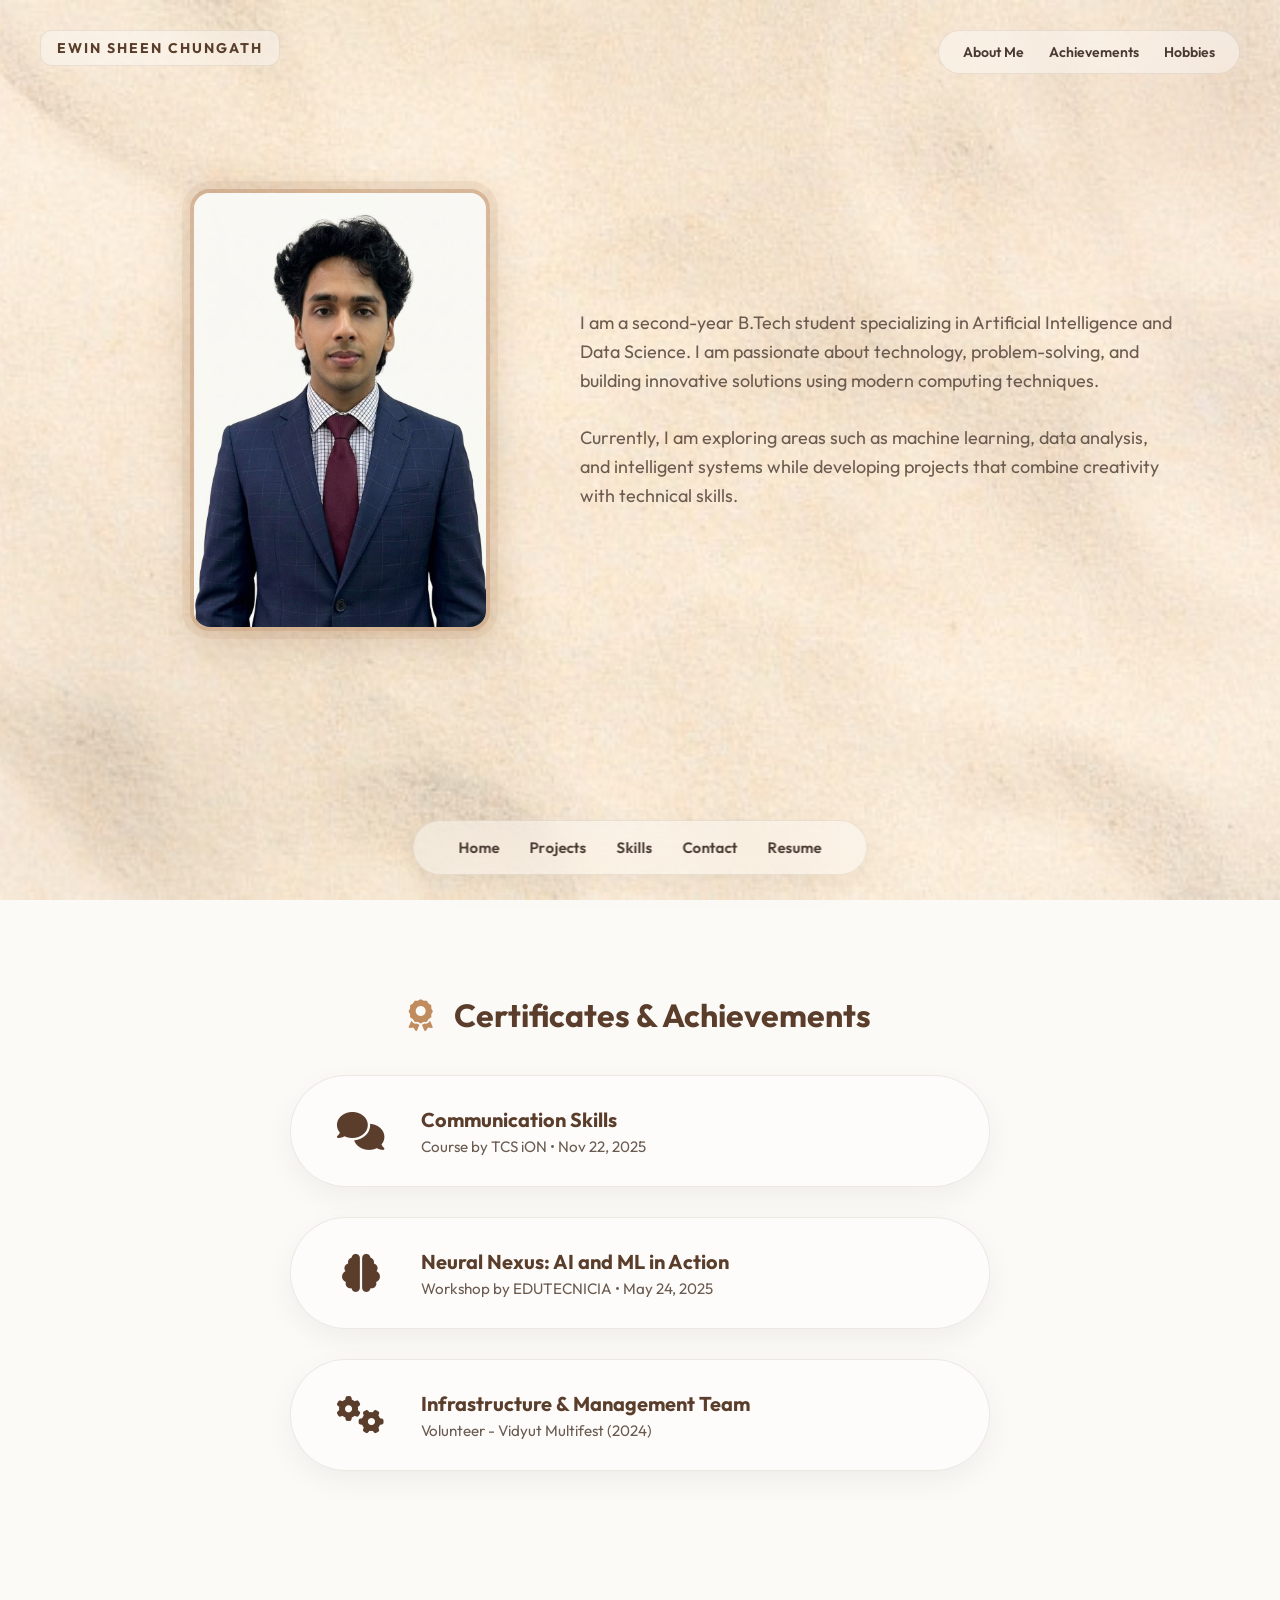
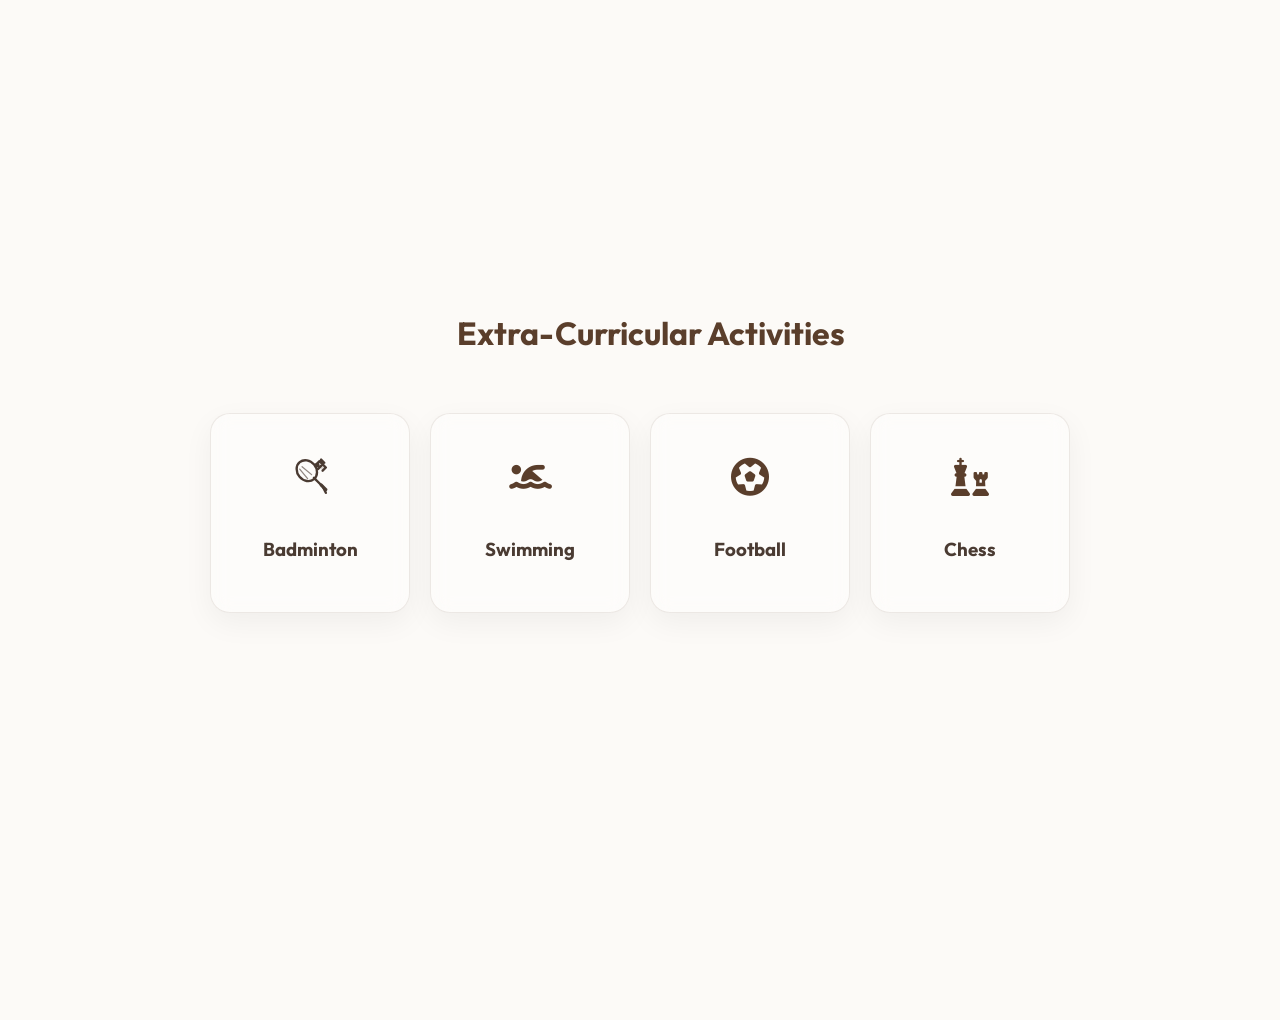
<file: index.html>
<!DOCTYPE html>
<html>

<head>
    <link rel="preconnect" href="https://fonts.googleapis.com">
    <link rel="preconnect" href="https://fonts.gstatic.com" crossorigin>
    <link href="https://fonts.googleapis.com/css2?family=Outfit:wght@300;400;600;700&display=swap" rel="stylesheet">
    <meta name="viewport" content="width=device-width, initial-scale=1.0">
    <link rel="stylesheet" href="index.css">
    <link rel="stylesheet" href="https://cdnjs.cloudflare.com/ajax/libs/font-awesome/6.4.0/css/all.min.css">

</head>

<body>
    <div id="skip"></div>
    <div class="corner-name">EWIN SHEEN CHUNGATH</div>

    <div class="home-sections-nav">
        <a href="#about">About Me</a>
        <a href="#certificates">Achievements</a>
        <a href="#hobbies">Hobbies</a>
    </div>

    <div class="bg-blobs">
        <div class="blob blob-1"></div>
        <div class="blob blob-2"></div>
        <div class="blob blob-3"></div>
    </div>

    <!-- INTRO -->

    <div class="intro">
        <div class="name">
            EWIN SHEEN CHUNGATH
        </div>
    </div>

    <!-- MAIN PORTFOLIO -->

    <div class="main" id="about">

        <div class="profile">
            <img src="pp fin.jpg" alt="Ewin Sheen Chungath">
        </div>

        <div class="bio">



            <p>
                I am a second-year B.Tech student specializing in
                Artificial Intelligence and Data Science. I am passionate
                about technology, problem-solving, and building innovative
                solutions using modern computing techniques.<br><br>

                Currently, I am exploring areas such as machine learning,
                data analysis, and intelligent systems while developing
                projects that combine creativity with technical skills.
            </p>

        </div>

    </div>

    <!-- NEW SECTIONS (SCROLL DOWN) -->
    <div class="extra-sections">

        <!-- Certificates & Achievements -->
        <section class="home-section certificates" id="certificates">
            <h2 class="section-title"><i class="fa-solid fa-award"></i> Certificates & Achievements</h2>
            <div class="scroll-list">
                <a href="tcs com.png" target="_blank">
                    <div class="scroll-item circle-item">
                        <div class="item-icon"><i class="fa-solid fa-comments"></i></div>
                        <div class="item-info">
                            <h3>Communication Skills</h3>
                            <p>Course by TCS iON • Nov 22, 2025</p>
                        </div>
                    </div>
                </a>
                <a href="Neural Nexus AI & ML.jpg" target="_blank">
                    <div class="scroll-item circle-item">
                        <div class="item-icon"><i class="fa-solid fa-brain"></i></div>
                        <div class="item-info">
                            <h3>Neural Nexus: AI and ML in Action</h3>
                            <p>Workshop by EDUTECNICIA • May 24, 2025</p>
                        </div>
                    </div>
                </a>
                <a href="vid_vol.jpeg" target="_blank">
                    <div class="scroll-item circle-item">
                        <div class="item-icon"><i class="fa-solid fa-gears"></i></div>
                        <div class="item-info">
                            <h3>Infrastructure & Management Team</h3>
                            <p>Volunteer - Vidyut Multifest (2024)</p>
                        </div>
                    </div>
                </a>
            </div>
        </section>

        <!-- Activities -->
        <section class="home-section activities" id="hobbies">
            <h2 class="section-title"><i class="fa-solid fa-clippy"></i> Extra-Curricular Activities</h2>
            <div class="scroll-list" id="activities-scroll">
                <div class="scroll-item square-item">
                    <div class="item-icon">
                        <svg width="38" height="38" viewBox="0 0 24 24" fill="none" stroke="currentColor"
                            stroke-width="1.5" stroke-linecap="round" stroke-linejoin="round"
                            xmlns="http://www.w3.org/2000/svg">
                            <!-- Racket Frame -->
                            <ellipse cx="10" cy="8" rx="6" ry="7" transform="rotate(-40 10 8)" />
                            <!-- Racket Strings (Simplified) -->
                            <path d="M7 5.5 L13 10.5 M5.5 7 L10.5 13" stroke-width="0.8" opacity="0.6" />
                            <!-- Racket Handle/Shaft -->
                            <path d="M14.5 12.5 L20 18 L22 22" />
                            <path d="M19 17 L22 20" stroke-width="2" />
                            <!-- Shuttlecock -->
                            <path d="M16 4 L18 2 L22 6 L20 8" fill="currentColor" stroke="none" opacity="0.2" />
                            <path d="M16 4 L18 2 L22 6 L20 8 M19 5 L17 7 M21 3 L19 1" />
                            <circle cx="16.5" cy="4.5" r="1.5" fill="currentColor" stroke="none" />
                        </svg>
                    </div>
                    <h3>Badminton</h3>
                </div>
                <div class="scroll-item square-item">
                    <div class="item-icon"><i class="fa-solid fa-person-swimming"></i></div>
                    <h3>Swimming</h3>
                </div>
                <div class="scroll-item square-item">
                    <div class="item-icon"><i class="fa-solid fa-futbol"></i></div>
                    <h3>Football</h3>
                </div>
                <div class="scroll-item square-item">
                    <div class="item-icon"><i class="fa-solid fa-chess"></i></div>
                    <h3>Chess</h3>
                </div>
            </div>
        </section>

    </div>

    <!-- BOTTOM MENU -->

    <div class="menu">

        <a href="index.html#skip">Home</a>
        <a href="projects.html">Projects</a>
        <a href="skills.html">Skills</a>
        <a href="contact.html">Contact</a>
        <a href="Resume-Fin-Ewin.pdf" target="_blank">Resume</a>
    </div>

</body>

</html>
</file>
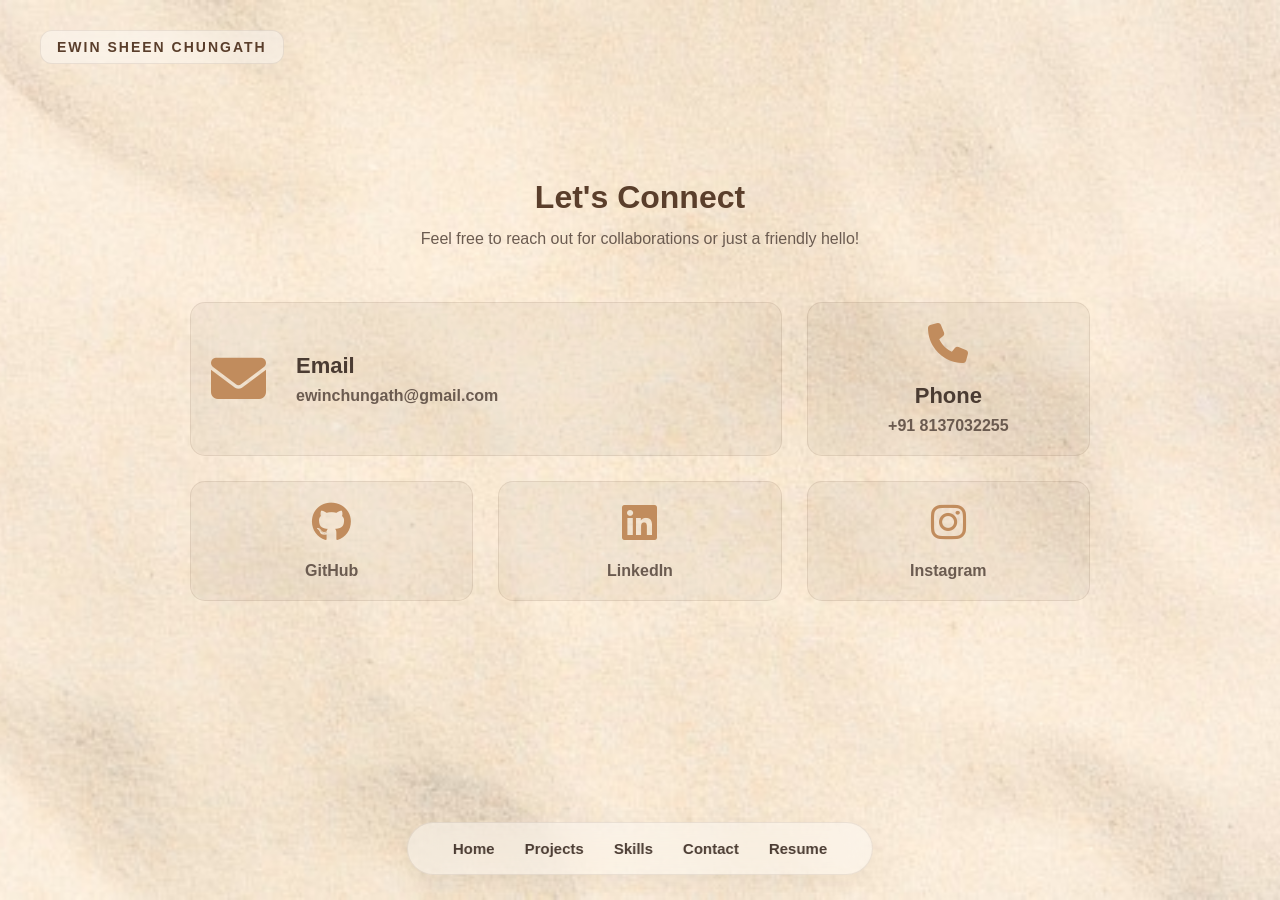
<file: contact.html>
<!DOCTYPE html>
<html>
<head>
<title>Contact</title>
<meta name="viewport" content="width=device-width, initial-scale=1.0">
<link rel="stylesheet" href="https://cdnjs.cloudflare.com/ajax/libs/font-awesome/6.4.0/css/all.min.css">

<link rel="stylesheet" href="contact.css">

</head>

<body>
    <div class="corner-name">EWIN SHEEN CHUNGATH</div>

<div class="bento-container">
    <div class="bento-header">
        <h1>Let's Connect</h1>
        <p>Feel free to reach out for collaborations or just a friendly hello!</p>
    </div>
    
    <div class="bento-grid">
        <a href="mailto:ewinchungath@gmail.com" class="bento-item email">
            <i class="fa-solid fa-envelope"></i>
            <div class="bento-content">
                <h3>Email</h3>
                <span>ewinchungath@gmail.com</span>
            </div>
        </a>
        
        <a href="tel:+918137032255" class="bento-item phone">
            <i class="fa-solid fa-phone"></i>
            <div class="bento-content">
                <h3>Phone</h3>
                <span>+91 8137032255</span>
            </div>
        </a>
        
        <a href="https://github.com/ewin-16" target="_blank" class="bento-item social github">
            <i class="fa-brands fa-github"></i>
            <span>GitHub</span>
        </a>
        
        <a href="https://www.linkedin.com/in/ewin-sheen-b2573a334/" target="_blank" class="bento-item social linkedin">
            <i class="fa-brands fa-linkedin"></i>
            <span>LinkedIn</span>
        </a>
        
        <a href="https://www.instagram.com/ewn.05/" target="_blank" class="bento-item social instagram">
            <i class="fa-brands fa-instagram"></i>
            <span>Instagram</span>
        </a>
    </div>
</div>

<div class="menu">

<a href="index.html#skip">Home</a>
<a href="projects.html">Projects</a>
<a href="skills.html">Skills</a>
<a href="contact.html">Contact</a>
<a href="Resume-Fin-Ewin.pdf" target="_blank">Resume</a>

</div>
</body>
</html>
</file>
<file: index.css>
* {
    box-sizing: border-box;
}

#skip {
    position: absolute;
    width: 0;
    height: 0;
    overflow: hidden;
    visibility: hidden;
    pointer-events: none;
}

:root {
    --bg-color: #fcfaf7;
    --primary-color: #5a3e2b;
    --accent-color: #c18c5d;
    --text-main: #4a3b32;
    --text-muted: #6b5b50;
    --glass-bg: rgba(255, 255, 255, 0.4);
    --glass-border: rgba(90, 62, 43, 0.1);
}

body {
    margin: 0;
    background: var(--bg-color) url('fin_bg.jpeg') no-repeat center center fixed;
    background-size: cover;
    color: var(--text-main);
    font-family: 'Outfit', sans-serif;
    overflow-x: hidden;
    width: 100%;
    position: relative;
}

html {
    overflow-x: hidden;
    scroll-behavior: smooth;
}

.corner-name {
    position: fixed;
    top: 30px;
    left: 40px;
    font-size: 14px;
    font-weight: 700;
    letter-spacing: 2px;
    color: var(--primary-color);
    z-index: 1001;
    opacity: 0;
    animation: showMain 2s ease 5.0s forwards;
    pointer-events: none;
    background: var(--glass-bg);
    backdrop-filter: blur(10px);
    -webkit-backdrop-filter: blur(10px);
    padding: 8px 16px;
    border-radius: 12px;
    border: 1px solid var(--glass-border);
}

.home-sections-nav {
    position: fixed;
    top: 30px;
    right: 40px;
    display: flex;
    gap: 25px;
    z-index: 1001;
    opacity: 0;
    animation: showMain 2s ease 6.0s forwards;
    background: var(--glass-bg);
    backdrop-filter: blur(10px);
    -webkit-backdrop-filter: blur(10px);
    padding: 8px 24px;
    border-radius: 50px;
    border: 1px solid var(--glass-border);
}

.home-sections-nav a {
    text-decoration: none;
    color: var(--text-main);
    font-size: 14px;
    font-weight: 600;
    transition: 0.3s;
    position: relative;
    padding: 4px 0;
}

.home-sections-nav a::after {
    content: '';
    position: absolute;
    bottom: 0;
    left: 0;
    width: 0;
    height: 1.5px;
    background: var(--accent-color);
    transition: 0.3s;
}

.home-sections-nav a:hover {
    color: var(--accent-color);
}

.home-sections-nav a:hover::after {
    width: 100%;
}

/* SKIP INTRO STATE (Applies to any target link clicked) */
body:has(:target) .intro {
    display: none !important;
}

body:has(:target) .main,
body:has(:target) .menu,
body:has(:target) .corner-name,
body:has(:target) .home-sections-nav,
body:has(:target) .extra-sections {
    opacity: 0;
    animation: fadeIn 0.5s ease 0.1s forwards !important;
    pointer-events: all !important;
    visibility: visible !important;
}

body:has(:target) .menu {
    left: 50% !important;
    transform: translateX(-50%) !important;
}

/* BACKGROUND BLOBS */
.bg-blobs {
    position: fixed;
    top: 0;
    left: 0;
    width: 100%;
    height: 100%;
    z-index: -1;
    overflow: hidden;
    pointer-events: none;
}

.blob {
    position: absolute;
    width: 400px;
    height: 400px;
    background: radial-gradient(circle, rgba(193, 140, 93, 0.15) 0%, rgba(193, 140, 93, 0) 70%);
    filter: blur(80px);
    border-radius: 50%;
    animation: blobFloat 20s infinite alternate ease-in-out;
}

.blob-1 {
    top: -100px;
    right: -100px;
    background: radial-gradient(circle, rgba(193, 140, 93, 0.15) 0%, rgba(193, 140, 93, 0) 70%);
}

.blob-2 {
    bottom: -100px;
    left: -100px;
    background: radial-gradient(circle, rgba(90, 62, 43, 0.1) 0%, rgba(90, 62, 43, 0) 70%);
    animation-delay: -5s;
}

.blob-3 {
    top: 40%;
    left: 30%;
    width: 300px;
    height: 300px;
    background: radial-gradient(circle, rgba(139, 69, 19, 0.05) 0%, rgba(139, 69, 19, 0) 70%);
    animation-delay: -10s;
}

@keyframes blobFloat {
    0% {
        transform: translate(0, 0) scale(1);
    }

    100% {
        transform: translate(50px, 50px) scale(1.1);
    }
}


/* INTRO SCREEN */

.intro {
    position: fixed;
    width: 100%;
    height: 100vh;
    display: flex;
    justify-content: center;
    align-items: center;
    flex-direction: column;
    background: var(--bg-color);
    animation: fadeOut 2s ease 4.0s forwards;
    z-index: 100;
}

.name {
    font-size: 60px;
    letter-spacing: 6px;
    opacity: 0;
    animation: introFade 2s ease forwards;
}

.sub {
    color: #8b5a2b;
    font-size: 18px;
    opacity: 0;
    animation: fadeIn 2s ease 2s forwards;
}

/* MAIN PAGE */

.main {
    min-height: calc(100vh - 80px);
    /* Adjust for menu */
    display: flex;
    align-items: center;
    justify-content: center;
    text-align: left;
    padding: 20px 40px;
    opacity: 0;
    animation: showMain 2s ease 5.0s forwards;
}

/* PROFILE IMAGE */

.profile {
    width: 40%;
    display: flex;
    justify-content: center;
}

.profile img {
    width: 300px;
    object-fit: cover;
    border-radius: 20px;
    border: 4px solid rgba(180, 130, 90, 0.5);
    box-shadow:
        0 0 0 8px rgba(180, 130, 90, 0.12),
        0 12px 40px rgba(140, 100, 60, 0.25);
    transition: transform 0.4s ease, box-shadow 0.4s ease;
    animation: profileFloat 4s ease-in-out infinite;
}

.profile img:hover {
    transform: scale(1.05);
    box-shadow:
        0 0 0 10px rgba(180, 130, 90, 0.2),
        0 20px 50px rgba(140, 100, 60, 0.35);
}

@keyframes profileFloat {

    0%,
    100% {
        transform: translateY(0px);
    }

    50% {
        transform: translateY(-8px);
    }
}

/* BIO */

.bio {
    width: 50%;
}

.bio h1 {
    font-size: 36px;
    margin-bottom: 10px;
}

.bio p {
    font-size: 18px;
    color: #6b5b50;
    line-height: 1.6;
}

/* BOTTOM MENU */

.menu {
    position: fixed;
    bottom: 25px;
    left: 50%;
    transform: translateX(-50%);
    width: auto;
    max-width: 90%;
    display: flex;
    justify-content: center;
    align-items: center;
    z-index: 1000;
    background: var(--glass-bg);
    backdrop-filter: blur(15px);
    -webkit-backdrop-filter: blur(15px);
    padding: 12px 30px;
    border-radius: 50px;
    border: 1px solid var(--glass-border);
    box-shadow: 0 10px 30px rgba(0, 0, 0, 0.05);
    opacity: 0;
    animation: showMenu 1s ease 5.0s forwards;
}

.menu a {
    color: var(--text-main);
    margin: 0 15px;
    text-decoration: none;
    font-size: 15px;
    transition: 0.3s;
    font-weight: 600;
    position: relative;
    padding: 5px 0;
}

.menu a::before {
    content: '';
    position: absolute;
    bottom: 0;
    left: 0;
    width: 100%;
    height: 2px;
    background-color: #8b4513;
    transform: scaleX(0);
    transition: transform 0.3s ease;
    transform-origin: right;
}

.menu a:hover::before {
    transform: scaleX(1);
    transform-origin: left;
}

.menu a:hover {
    color: #8b4513;
    transform: translateY(-2px);
}

/* (CERTIFICATES & ACTIVITIES) */
.extra-sections {
    width: 100%;
    max-width: 900px;
    margin: 0 auto;
    padding: 0 20px 120px;
}

.home-section {
    min-height: calc(100vh - 60px);
    display: flex;
    flex-direction: column;
    justify-content: center;
    scroll-margin-top: 60px;
    padding-bottom: 40px;
}

.section-title {
    font-size: 2rem;
    color: var(--primary-color);
    margin-bottom: 40px;
    text-align: center;
}

.section-title i {
    margin-right: 15px;
    color: var(--accent-color) !important;
    display: inline-block !important;
}

.scroll-list {
    display: flex;
    flex-direction: column;
    gap: 30px;
    align-items: center;
}

.certificates .scroll-list a {
    text-decoration: none;
    width: 100%;
    max-width: 700px;
    display: block;
}

.scroll-item {
    background: var(--glass-bg);
    backdrop-filter: blur(10px);
    -webkit-backdrop-filter: blur(10px);
    border: 1px solid var(--glass-border);
    padding: 25px 40px;
    width: 100%;
    max-width: 700px;
    display: flex;
    align-items: center;
    gap: 30px;
    transition: 0.4s cubic-bezier(0.175, 0.885, 0.32, 1.275);
    box-shadow: 0 10px 30px rgba(0, 0, 0, 0.05);
    cursor: pointer;
}

.scroll-item:hover {
    transform: translateY(-5px) scale(1.02);
    border-color: var(--accent-color);
    box-shadow: 0 15px 40px rgba(90, 62, 43, 0.1);
}

.circle-item {
    border-radius: 100px;
}

.square-item {
    border-radius: 20px;
    justify-content: center;
}

.item-icon {
    width: 60px;
    height: 60px;
    background: transparent;
    display: flex;
    align-items: center;
    justify-content: center;
    flex-shrink: 0;
}

.item-icon i {
    color: var(--primary-color) !important;
    font-size: 38px !important;
    display: block !important;
}

.square-item .item-icon {
    border-radius: 15px;
}

.item-info h3 {
    margin: 0;
    font-size: 1.25rem;
    color: var(--primary-color);
}

.item-info p {
    margin: 5px 0 0;
    color: var(--text-muted);
    font-size: 0.95rem;
}

.activities .scroll-list {
    display: flex;
    flex-direction: row;
    flex-wrap: nowrap;
    justify-content: center;
    overflow: visible;
    padding: 20px 0;
    width: 100%;
    gap: 20px;
    scrollbar-width: none;
    -ms-overflow-style: none;
}

.activities .scroll-list::-webkit-scrollbar {
    display: none;
}

.activities .scroll-item {
    width: 200px;
    height: 200px;
    flex-shrink: 0;
    padding: 25px;
    flex-direction: column;
    text-align: center;
    display: flex;
    align-items: center;
    justify-content: center;
    gap: 12px;
}


/* ANIMATIONS */

@keyframes introFade {
    0% {
        opacity: 0;
        transform: translateY(40px);
    }

    100% {
        opacity: 1;
        transform: translateY(0);
    }
}

@keyframes showMain {
    0% {
        opacity: 0;
        transform: translateY(40px);
    }

    100% {
        opacity: 1;
        transform: translateY(0);
    }
}


@keyframes fadeOut {
    100% {
        opacity: 0;
        visibility: hidden;
    }
}

@keyframes showMenu {
    0% {
        opacity: 0;
        transform: translate(-50%, 20px);
    }

    100% {
        opacity: 1;
        transform: translate(-50%, 0);
    }
}

@keyframes fadeIn {
    from {
        opacity: 0;
        transform: translateY(10px);
    }

    to {
        opacity: 1;
        transform: translateY(0);
    }
}

/* RESPONSIVE STYLES */

/* TABLET RESPONSIVENESS (769px to 1024px) */
@media (min-width: 769px) and (max-width: 1024px) {
    .extra-sections {
        padding: 0 20px 120px;
    }

    .home-section {
        scroll-margin-top: 55px;
    }

    .main {
        padding: 60px 40px;
        flex-direction: row;
        align-items: center;
        gap: 30px;
    }

    .profile img {
        width: 180px;
    }

    .bio h1 {
        font-size: 30px;
    }

    .bio p {
        font-size: 19px;
    }

    .corner-name,
    .home-sections-nav {
        top: 20px;
        font-size: 17px;
    }

    .corner-name {
        left: 20px;
    }

    .home-sections-nav {
        right: 20px;
        gap: 15px;
        padding: 8px 20px;
    }

    .activities .scroll-list {
        flex-wrap: wrap;
        justify-content: center;
        gap: 20px;
        overflow-x: hidden;
    }

    .activities .scroll-item {
        width: 180px;
        height: 180px;
        flex-shrink: 0;
    }
}

/* MOBILE RESPONSIVENESS (up to 768px) */
@media (max-width: 768px) {
    .name {
        font-size: 36px;
        letter-spacing: 3px;
        text-align: center;
        padding: 0 20px;
    }

    .corner-name {
        top: 15px;
        left: 15px;
        transform: none;
        font-size: 11px;
        padding: 6px 12px;
        width: auto;
        text-align: left;
    }

    .home-sections-nav {
        top: 15px;
        right: 15px;
        left: auto;
        transform: none;
        gap: 10px;
        padding: 6px 12px;
        width: auto;
    }

    .home-sections-nav a {
        font-size: 11px;
    }

    .main {
        flex-direction: column;
        padding: 100px 20px 100px;
        text-align: center;
    }

    .profile {
        width: 100%;
        margin-bottom: 30px;
    }

    .profile img {
        width: 180px;
    }

    .bio {
        width: 100%;
    }

    .bio h1 {
        font-size: 28px;
    }

    .bio p {
        font-size: 17px;
    }

    .menu {
        padding: 10px 15px;
        bottom: 20px;
        border-radius: 30px;
        width: 90%;
        flex-wrap: nowrap;
        overflow-x: auto;
        -ms-overflow-style: none;
        scrollbar-width: none;
    }

    .menu::-webkit-scrollbar {
        display: none;
    }

    .menu a {
        margin: 0 10px;
        font-size: 13px;
        white-space: nowrap;
    }

    .extra-sections {
        padding-top: 0;
        padding-bottom: 120px;
    }

    .home-section {
        scroll-margin-top: 48px;
        min-height: calc(100vh - 48px);
    }

    .scroll-item {
        padding: 20px;
        flex-direction: column;
        text-align: center;
    }

    .circle-item {
        border-radius: 30px;
    }

    .activities .scroll-list {
        justify-content: flex-start;
        overflow-x: auto;
        scrollbar-width: none;
        -ms-overflow-style: none;
        padding: 20px 10px;
        gap: 15px;
        -webkit-overflow-scrolling: touch;
    }

    .activities .scroll-list::-webkit-scrollbar {
        display: none;
    }

    .activities .scroll-item {
        width: 180px;
        height: 180px;
    }

    .scroll-dots {
        display: flex;
    }
}

@media (max-width: 480px) {
    .name {
        font-size: 28px;
    }

    .menu a {
        margin: 5px 10px;
        font-size: 14px;
    }
}
</file>
<file: contact.css>
* {
    box-sizing: border-box;
}

:root {
    --bg-color: #fcfaf7;
    --primary-color: #5a3e2b;
    --accent-color: #c18c5d;
    --text-main: #4a3b32;
    --text-muted: #6b5b50;
    --glass-bg: rgba(255, 255, 255, 0.4);
    --glass-border: rgba(90, 62, 43, 0.1);
}

body {
    margin: 0;
    background: var(--bg-color) url('fin_bg.jpeg') no-repeat center center fixed;
    background-size: cover;
    color: var(--text-main);
    font-family: Arial, sans-serif;
    overflow-x: hidden;
    display: flex;
    flex-direction: column;
    align-items: center;
    justify-content: center;
    min-height: 100vh;
}

.corner-name {
    position: fixed;
    top: 30px;
    left: 40px;
    font-size: 14px;
    font-weight: 700;
    letter-spacing: 2px;
    color: var(--primary-color);
    z-index: 1001;
    pointer-events: none;
    background: var(--glass-bg);
    backdrop-filter: blur(10px);
    -webkit-backdrop-filter: blur(10px);
    padding: 8px 16px;
    border-radius: 12px;
    border: 1px solid var(--glass-border);
}

@keyframes fadeIn {
    from { opacity: 0; transform: translateY(10px); }
    to   { opacity: 1; transform: translateY(0); }
}

.bento-container {
    width: 90%;
    max-width: 900px;
    margin: 40px auto 140px; /* Increased bottom margin for floating menu */
    padding-bottom: 20px;
    animation: fadeIn 0.5s ease forwards;
}

.bento-header {
    text-align: center;
    margin-bottom: 50px;
}

.bento-header h1 {
    font-size: 32px;
    color: var(--primary-color);
    margin: 0;
}

.bento-header p {
    font-size: 16px;
    color: var(--text-muted);
    max-width: 600px;
    margin: 10px auto 0;
    line-height: 1.6;
}

.bento-grid {
    display: grid;
    grid-template-columns: repeat(3, 1fr);
    grid-gap: 25px;
    grid-template-rows: auto auto;
}

.bento-item {
    background: rgba(90, 62, 43, 0.05);
    border: 1px solid rgba(90, 62, 43, 0.1);
    padding: 20px;
    border-radius: 15px;
    transition: 0.3s;
    text-decoration: none;
    color: var(--text-main);
    display: flex;
    flex-direction: column;
    justify-content: center;
    position: relative;
    overflow: hidden;
}

.bento-item:hover {
    transform: translateY(-8px);
    box-shadow: 0 15px 30px rgba(90, 62, 43, 0.1);
    background: rgba(90, 62, 43, 0.08);
    border-color: rgba(90, 62, 43, 0.2);
}

.bento-item::before {
    content: '';
    position: absolute;
    top: 0;
    left: 0;
    width: 100%;
    height: 4px;
    background: var(--accent-color);
    transform: scaleX(0);
    transition: transform 0.4s ease;
    transform-origin: right;
}

.bento-item:hover::before {
    transform: scaleX(1);
    transform-origin: left;
}

.bento-item i {
    font-size: 40px;
    color: var(--accent-color);
    margin-bottom: 20px;
    transition: transform 0.4s ease;
}

.bento-item:hover i {
    transform: scale(1.15) rotate(5deg);
}

.bento-item h3 {
    margin: 0 0 8px 0;
    font-size: 22px;
}

.bento-item span {
    color: var(--text-muted);
    font-size: 16px;
    font-weight: bold;
}

/* Specific Grid Placements */
.email {
    grid-column: span 2;
    flex-direction: row;
    align-items: center;
    justify-content: flex-start;
    gap: 30px;
}

.email i {
    margin: 0;
    font-size: 55px;
}

.email .bento-content {
    display: flex;
    flex-direction: column;
}

.phone {
    grid-column: span 1;
    align-items: center;
    text-align: center;
}

.social {
    align-items: center;
    text-align: center;
}

/* RESPONSIVE STYLES */
.menu {
    position: fixed;
    bottom: 25px;
    left: 50%;
    transform: translateX(-50%);
    width: auto;
    max-width: 90%;
    display: flex;
    justify-content: center;
    align-items: center;
    z-index: 1000;
    background: var(--glass-bg);
    backdrop-filter: blur(15px);
    -webkit-backdrop-filter: blur(15px);
    padding: 12px 30px;
    border-radius: 50px;
    border: 1px solid var(--glass-border);
    box-shadow: 0 10px 30px rgba(0, 0, 0, 0.05);
}

.menu a {
    color: var(--text-main);
    margin: 0 15px;
    text-decoration: none;
    font-size: 15px;
    transition: 0.3s;
    font-weight: 600;
    position: relative;
    padding: 5px 0;
}

.menu a::before {
    content: '';
    position: absolute;
    bottom: 0;
    left: 0;
    width: 100%;
    height: 2px;
    background-color: var(--accent-color);
    transform: scaleX(0);
    transition: transform 0.3s ease;
    transform-origin: right;
}

.menu a:hover::before {
    transform: scaleX(1);
    transform-origin: left;
}

.menu a:hover {
    color: var(--accent-color);
    transform: translateY(-2px);
}

/* RESPONSIVE STYLES */
@media (max-width: 768px) {
    .corner-name {
        top: 15px;
        left: 15px;
        transform: none;
        font-size: 11px;
        padding: 6px 12px;
        width: auto;
    }

    .bento-container {
        grid-template-columns: 1fr;
        grid-template-rows: auto;
        padding-bottom: 120px;
        margin-top: 100px;
    }

    .bento-header, .bento-social, .bento-location, .bento-form {
        grid-column: 1 / -1;
    }

    .email {
        flex-direction: column;
        text-align: center;
        gap: 15px;
    }

    .menu {
        padding: 10px 15px;
        bottom: 20px;
        border-radius: 30px;
        width: 90%;
        flex-wrap: nowrap;
        overflow-x: auto;
        -ms-overflow-style: none;
        scrollbar-width: none;
    }
    
    .menu::-webkit-scrollbar {
        display: none;
    }

    .menu a {
        margin: 0 10px;
        font-size: 13px;
        white-space: nowrap;
    }
}
</file>
